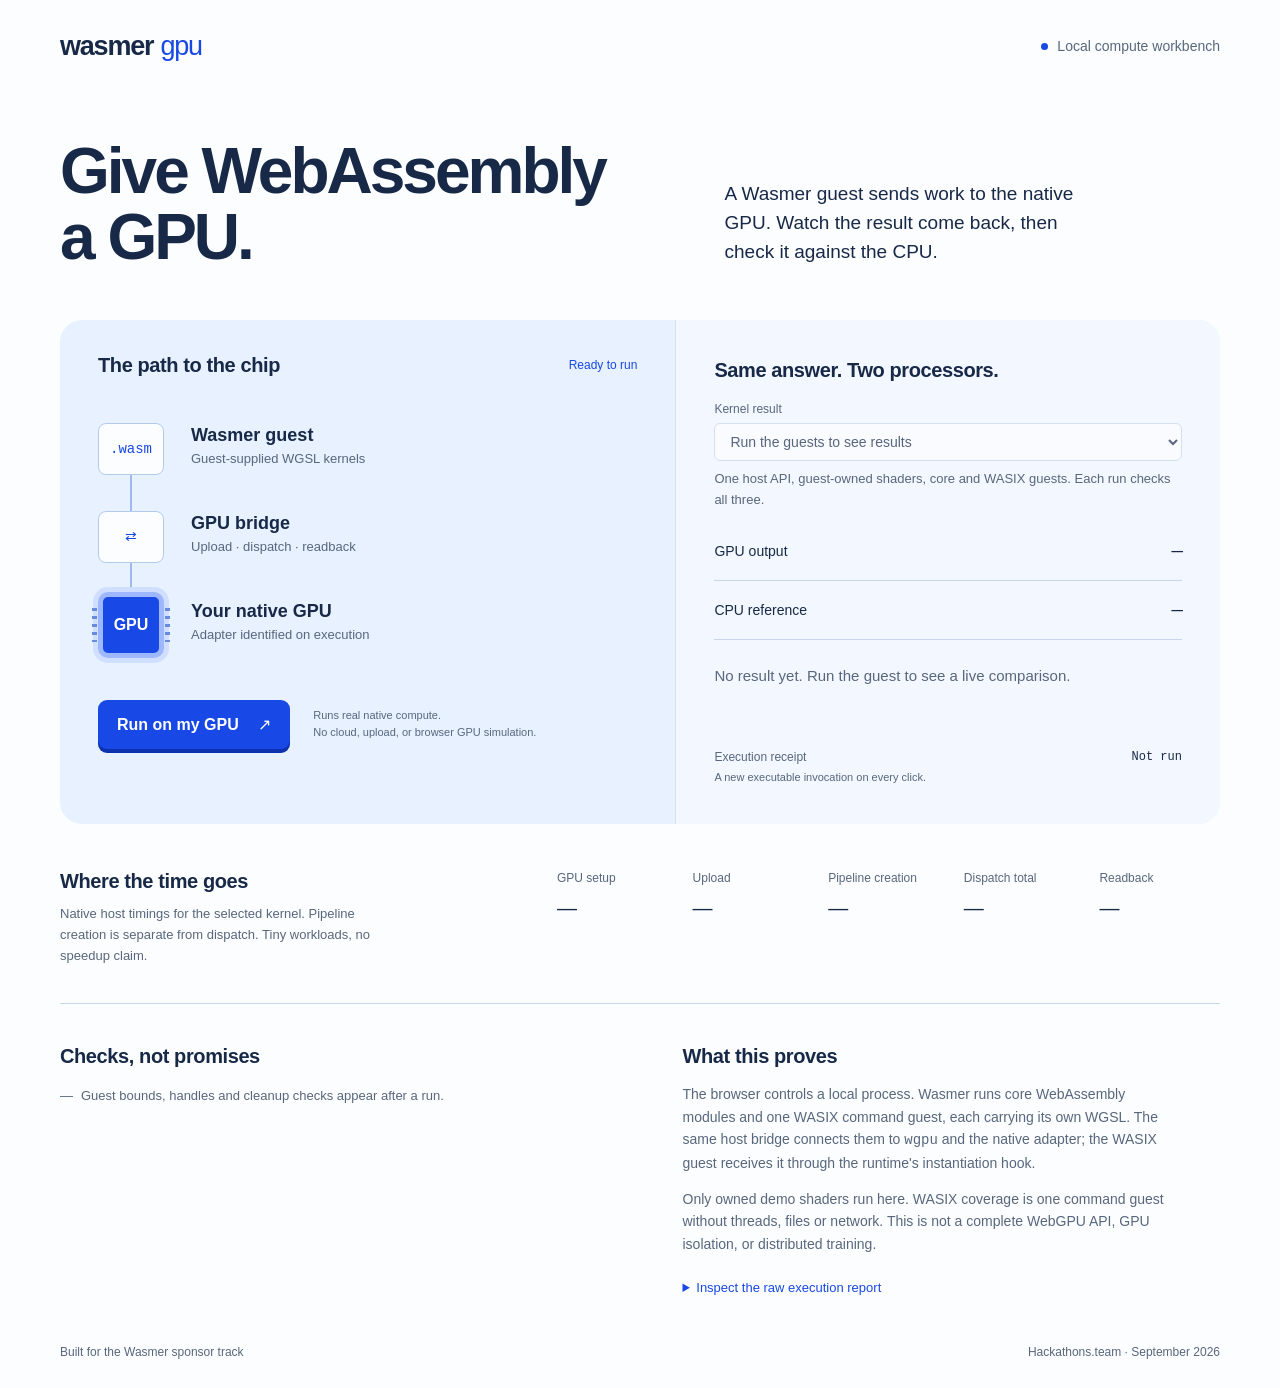
<file: wasmer-gpu-demo/web/index.html>
<!doctype html>
<html lang="en">
<head>
  <meta charset="utf-8">
  <meta name="viewport" content="width=device-width, initial-scale=1">
  <title>Wasmer GPU — live compute workbench</title>
  <link rel="stylesheet" href="style.css">
  <script src="app.js" defer></script>
</head>
<body>
  <header class="masthead"><a href="/" class="wordmark">wasmer<span>gpu</span></a><span class="local"><i></i> Local compute workbench</span></header>
  <main>
    <section class="intro">
      <h1>Give WebAssembly<br>a GPU.</h1>
      <p>A Wasmer guest sends work to the native GPU. Watch the result come back, then check it against the CPU.</p>
    </section>
    <section class="workbench" aria-label="Live GPU demo">
      <div class="machine">
        <div class="machine-heading"><h2>The path to the chip</h2><span id="run-state">Ready to run</span></div>
        <ol class="pipeline">
          <li><span class="stage-icon">.wasm</span><div><h3>Wasmer guest</h3><p>Guest-supplied WGSL kernels</p></div><span class="wire" aria-hidden="true"></span></li>
          <li><span class="stage-icon">⇄</span><div><h3>GPU bridge</h3><p>Upload · dispatch · readback</p></div><span class="wire" aria-hidden="true"></span></li>
          <li class="gpu-stage"><span class="chip" aria-hidden="true"><span>GPU</span></span><div><h3 id="adapter">Your native GPU</h3><p id="backend">Adapter identified on execution</p></div></li>
        </ol>
        <div class="action"><button id="run" type="button">Run on my GPU <span aria-hidden="true">↗</span></button><p>Runs real native compute.<br>No cloud, upload, or browser GPU simulation.</p></div>
      </div>
      <div class="result-panel">
        <h2>Same answer. Two processors.</h2>
        <label class="kernel-label" for="kernel">Kernel result</label>
        <select id="kernel" disabled><option>Run the guests to see results</option></select>
        <p class="hint" id="kernel-detail">One host API, guest-owned shaders, core and WASIX guests. Each run checks all three.</p>
        <div class="result-row"><span>GPU output</span><output id="gpu">—</output></div>
        <div class="result-row"><span>CPU reference</span><output id="cpu">—</output></div>
        <p id="verdict" class="verdict" role="status" aria-live="polite">No result yet. Run the guest to see a live comparison.</p>
        <div class="receipt"><span>Execution receipt</span><span id="receipt">Not run</span></div>
        <p class="hint" id="duration">A new executable invocation on every click.</p>
      </div>
    </section>
    <section class="measurements" aria-labelledby="timing-title">
      <div><h2 id="timing-title">Where the time goes</h2><p>Native host timings for the selected kernel. Pipeline creation is separate from dispatch. Tiny workloads, no speedup claim.</p></div>
      <dl><div><dt>GPU setup</dt><dd id="setup">—</dd></div><div><dt>Upload</dt><dd id="upload">—</dd></div><div><dt>Pipeline creation</dt><dd id="pipeline">—</dd></div><div><dt>Dispatch total</dt><dd id="compute">—</dd></div><div><dt>Readback</dt><dd id="readback">—</dd></div></dl>
    </section>
    <section class="details-grid">
      <div><h2>Checks, not promises</h2><ul id="checks"><li class="pending">Guest bounds, handles and cleanup checks appear after a run.</li></ul></div>
      <div><h2>What this proves</h2><p>The browser controls a local process. Wasmer runs core WebAssembly modules and one WASIX command guest, each carrying its own WGSL. The same host bridge connects them to <code>wgpu</code> and the native adapter; the WASIX guest receives it through the runtime's instantiation hook.</p><p>Only owned demo shaders run here. WASIX coverage is one command guest without threads, files or network. This is not a complete WebGPU API, GPU isolation, or distributed training.</p><details><summary>Inspect the raw execution report</summary><pre id="raw">No run captured.</pre></details></div>
    </section>
  </main>
  <footer><span>Built for the Wasmer sponsor track</span><span>Hackathons.team · September 2026</span></footer>
</body>
</html>
</file>
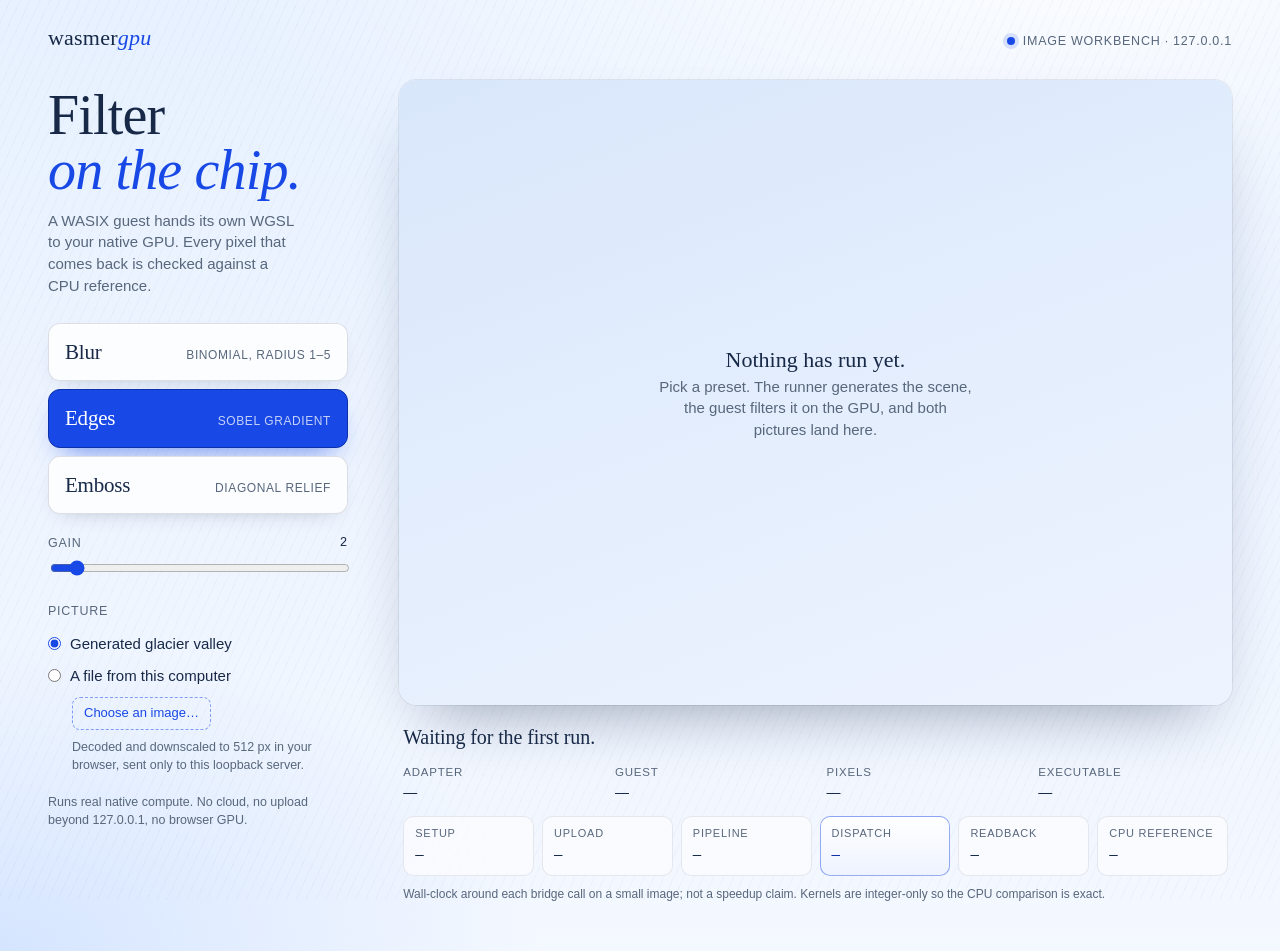
<file: wasmer-gpu-demo/web/image/index.html>
<!doctype html>
<html lang="en">
<head>
  <meta charset="utf-8">
  <meta name="viewport" content="width=device-width, initial-scale=1">
  <title>Wasmer GPU — image workbench</title>
  <link rel="stylesheet" href="style.css">
  <script src="app.js" defer></script>
</head>
<body>
  <header class="masthead">
    <a href="/" class="wordmark">wasmer<span>gpu</span></a>
    <span class="local"><i></i> Image workbench · 127.0.0.1</span>
  </header>
  <main class="workbench">
    <aside class="rail">
      <h1>Filter<br><em>on the chip.</em></h1>
      <p class="lede">A WASIX guest hands its own WGSL to your native GPU. Every pixel that comes back is checked against a CPU reference.</p>

      <div class="presets" role="group" aria-label="Filter presets">
        <button type="button" class="preset" data-filter="blur"><span class="name">Blur</span><span class="how">Binomial, radius 1–5</span></button>
        <button type="button" class="preset" data-filter="edges"><span class="name">Edges</span><span class="how">Sobel gradient</span></button>
        <button type="button" class="preset" data-filter="emboss"><span class="name">Emboss</span><span class="how">Diagonal relief</span></button>
      </div>

      <label class="param" for="param">
        <span class="param-label"><span id="param-name">Gain</span><output id="param-out" for="param">2</output></span>
        <input type="range" id="param" min="1" max="16" value="2">
      </label>

      <fieldset class="source">
        <legend>Picture</legend>
        <label class="choice"><input type="radio" name="source" value="generated" checked> Generated glacier valley</label>
        <label class="choice"><input type="radio" name="source" value="file"> A file from this computer</label>
        <label class="file"><input type="file" id="file" accept="image/*"><span id="file-name">Choose an image…</span></label>
        <p class="hint" id="source-hint">Decoded and downscaled to 512 px in your browser, sent only to this loopback server.</p>
      </fieldset>

      <p class="note">Runs real native compute. No cloud, no upload beyond 127.0.0.1, no browser GPU.</p>
    </aside>

    <section class="stage" aria-live="polite">
      <div class="compare" id="compare" style="--reveal: 50%">
        <canvas id="before" width="512" height="384" aria-label="Guest input"></canvas>
        <canvas id="after" width="512" height="384" aria-label="GPU output"></canvas>
        <div class="divider" aria-hidden="true"><span class="grip"></span></div>
        <span class="tag tag-before" aria-hidden="true">Guest input</span>
        <span class="tag tag-after" aria-hidden="true">GPU output</span>
        <input type="range" class="scrub" id="scrub" min="0" max="100" value="50" step="0.1" aria-label="Reveal GPU output" disabled>
        <div class="scan" aria-hidden="true"></div>
        <div class="idle" id="idle">
          <p><strong>Nothing has run yet.</strong><br>Pick a preset. The runner generates the scene, the guest filters it on the GPU, and both pictures land here.</p>
        </div>
      </div>

      <footer class="receipt" id="receipt">
        <p class="verdict" id="verdict">Waiting for the first run.</p>
        <dl class="facts">
          <div><dt>Adapter</dt><dd id="adapter">—</dd></div>
          <div><dt>Guest</dt><dd id="guest">—</dd></div>
          <div><dt>Pixels</dt><dd id="pixels">—</dd></div>
          <div><dt>Executable</dt><dd id="binary">—</dd></div>
        </dl>
        <ol class="timings" aria-label="Measured costs">
          <li><span>Setup</span><b id="t-setup">—</b></li>
          <li><span>Upload</span><b id="t-upload">—</b></li>
          <li><span>Pipeline</span><b id="t-pipeline">—</b></li>
          <li class="hot"><span>Dispatch</span><b id="t-dispatch">—</b></li>
          <li><span>Readback</span><b id="t-readback">—</b></li>
          <li><span>CPU reference</span><b id="t-cpu">—</b></li>
        </ol>
        <p class="fine">Wall-clock around each bridge call on a small image; not a speedup claim. Kernels are integer-only so the CPU comparison is exact.</p>
      </footer>
    </section>
  </main>
</body>
</html>
</file>
<file: wasmer-gpu-demo/web/style.css>
:root{--ink:#172947;--muted:#58677c;--blue:#1848e5;--glacier:#e7f1ff;--paper:#fcfdff;--line:#c7d7ed;--violet:#8f62de;--error:#a32230;font-family:"Avenir Next",Avenir,"Helvetica Neue",sans-serif;color:var(--ink);background:var(--paper);font-synthesis:none}
*{box-sizing:border-box}body{margin:0}button,a,summary{-webkit-tap-highlight-color:transparent}a{color:inherit}button:focus-visible,a:focus-visible,summary:focus-visible{outline:3px solid var(--violet);outline-offset:5px}.masthead,main,footer{width:min(1160px,calc(100% - 64px));margin:auto}.masthead{height:92px;display:flex;align-items:center;justify-content:space-between}.wordmark{text-decoration:none;font-size:27px;font-weight:750;letter-spacing:-1.2px}.wordmark span{color:var(--blue);margin-left:7px;font-weight:450}.local{font-size:14px;color:var(--muted);display:flex;gap:9px;align-items:center}.local i{width:7px;height:7px;background:var(--blue);border-radius:50%}.intro{padding:47px 0 49px;display:grid;grid-template-columns:1.2fr 1fr;gap:70px;align-items:end}h1{font-size:clamp(42px,5vw,67px);line-height:1.03;letter-spacing:-3px;font-weight:650;margin:0}.intro p{font-size:19px;line-height:1.55;max-width:35ch;margin:0 0 4px}h2{font-size:20px;line-height:1.3;margin:0;font-weight:600;letter-spacing:-.4px}h3{font-size:18px;margin:0;font-weight:600}p{line-height:1.6}.workbench{display:grid;grid-template-columns:1.13fr 1fr;background:var(--glacier);border-radius:22px;overflow:hidden}.machine{padding:32px 38px 34px}.machine-heading{display:flex;justify-content:space-between;align-items:center;gap:12px}.machine-heading>span{font-size:12px;color:var(--blue)}.pipeline{list-style:none;margin:27px 0 31px;padding:0}.pipeline li{display:flex;position:relative;align-items:center;gap:27px;min-height:88px}.pipeline p{font-size:13px;color:var(--muted);margin:3px 0}.stage-icon{position:relative;z-index:1;display:grid;place-items:center;background:var(--paper);width:66px;height:52px;border:1px solid #b3caed;border-radius:8px;font-family:ui-monospace,monospace;font-size:14px;color:var(--blue)}.wire{position:absolute;left:32px;top:68px;height:39px;width:2px;background:#9db9ef}.chip{position:relative;display:grid;place-items:center;width:66px;height:66px;background:var(--blue);border:5px solid #9eb8ff;border-radius:10px;box-shadow:0 0 0 5px #d0deff;color:white;font-size:16px;font-weight:650;z-index:1}.chip:before,.chip:after{content:"";position:absolute;left:-11px;width:5px;height:34px;top:11px;background:repeating-linear-gradient(to bottom,#688adf 0 3px,transparent 3px 8px)}.chip:after{left:auto;right:-11px}.action{display:flex;align-items:center;gap:23px}.action button{border:0;border-radius:9px;padding:15px 19px;color:white;background:var(--blue);font:600 16px inherit;font-family:inherit;font-size:16px;white-space:nowrap;cursor:pointer;box-shadow:0 4px 0 #0d32af}.action button span{margin-left:15px}.action button:hover{background:#103ed0}.action button:disabled{cursor:wait;opacity:.72;box-shadow:none;transform:translateY(3px)}.action p{font-size:11px;line-height:1.6;color:var(--muted);margin:0}.result-panel{padding:37px 38px;background:#f3f7ff;border-left:1px solid #d5e1f4}.hint{font-size:13px;color:var(--muted);margin:8px 0 27px}.result-row{display:flex;justify-content:space-between;align-items:center;gap:18px;padding:18px 0;border-bottom:1px solid var(--line)}.result-row>span{font-size:14px}.result-row output{font-family:ui-monospace,"SFMono-Regular",monospace;font-size:22px;letter-spacing:-1px;overflow-wrap:anywhere;text-align:right}.verdict{font-size:15px;line-height:1.55;min-height:68px;margin:24px 0 18px;color:var(--muted)}.verdict.success{color:#165743}.verdict.error{color:var(--error);overflow-wrap:anywhere}.receipt{display:flex;justify-content:space-between;gap:10px;font-size:12px;color:var(--muted)}#receipt{font-family:ui-monospace,monospace;color:var(--ink)}#duration{margin:5px 0 0;font-size:11px}.measurements{display:grid;grid-template-columns:1fr 1.5fr;gap:55px;margin:44px 0 39px;padding-bottom:37px;border-bottom:1px solid var(--line)}.measurements p{font-size:13px;color:var(--muted);margin:10px 0 0;max-width:44ch}dl{display:grid;grid-template-columns:repeat(4,1fr);gap:15px;margin:3px 0 0}dt{font-size:12px;color:var(--muted)}dd{font-size:23px;letter-spacing:-.9px;margin:12px 0 0;white-space:nowrap}.details-grid{display:grid;grid-template-columns:1fr 1fr;gap:85px}.details-grid p{font-size:14px;max-width:64ch;color:var(--muted)}#checks{list-style:none;padding:0;margin:19px 0 0;display:grid;grid-template-columns:1fr 1fr;gap:10px 17px;font-size:13px}#checks li:before{content:"✓";margin-right:8px;color:#165743}#checks li.pending:before{content:"—";color:var(--muted)}#checks li.pending{grid-column:1/-1;color:var(--muted)}details{margin-top:20px;font-size:13px}summary{cursor:pointer;color:var(--blue);padding:5px 0}pre{font-size:11px;max-height:330px;overflow:auto;background:var(--glacier);padding:18px;line-height:1.55;white-space:pre-wrap;overflow-wrap:anywhere;border-radius:8px}footer{padding:45px 0 30px;display:flex;justify-content:space-between;font-size:12px;color:var(--muted)}.running .chip{animation:work 1s ease-in-out infinite alternate}@keyframes work{to{box-shadow:0 0 0 9px #afc7ff}}
@media(max-width:950px){.machine,.result-panel{padding:28px}.action{display:block}.action p{margin-top:14px}.measurements{gap:28px}dd{font-size:20px}.details-grid{gap:40px}}
@media(max-width:680px){.masthead,main,footer{width:calc(100% - 36px)}.masthead{height:73px}.local{font-size:11px}.wordmark{font-size:23px}.intro{display:block;padding:29px 0 32px}h1{letter-spacing:-2px}.intro p{font-size:16px;margin:23px 0 0}.workbench{display:block;border-radius:16px}.result-panel{border-left:0;border-top:1px solid var(--line)}.action{display:flex;gap:18px}.action p{margin:0}.measurements{display:block;margin-top:32px}dl{margin-top:24px;gap:9px}dt{font-size:10px}dd{font-size:18px}.details-grid{display:block}.details-grid>div+div{margin-top:30px}footer{gap:24px;font-size:10px}.result-row output{font-size:21px}}
@media(prefers-reduced-motion:reduce){.running .chip{animation:none}}
.kernel-label{display:block;font-size:12px;color:var(--muted);margin-top:19px}#kernel{margin-top:7px;width:100%;padding:9px 11px;border:1px solid var(--line);border-radius:6px;background:var(--paper);color:var(--ink);font:inherit;font-size:14px}#kernel:focus-visible{outline:3px solid var(--violet);outline-offset:3px}#kernel-detail{margin-bottom:12px;overflow-wrap:anywhere}.result-row output{max-width:68%;font-size:19px}dl{grid-template-columns:repeat(5,minmax(0,1fr))}dd{font-size:20px}.action button{font-weight:600}@media(max-width:680px){dl{grid-template-columns:repeat(3,minmax(0,1fr));row-gap:20px}.result-row output{font-size:16px}}
</file>
<file: wasmer-gpu-demo/web/image/style.css>
:root {
  --glacier: #e7f1ff;
  --glacier-deep: #cfe0fb;
  --paper: #fcfdff;
  --sapphire: #1848e5;
  --sapphire-ink: #0d2fa8;
  --ink: #172947;
  --slate: #58677c;
  --mist: #a9bad6;
  --violet: #8f62de;
  --danger: #b4233a;
  --display: "Iowan Old Style", "Palatino Linotype", "Book Antiqua", Palatino, Georgia, serif;
  --ui: "Avenir Next", Avenir, "Helvetica Neue", Helvetica, sans-serif;
  --mono: "SF Mono", Menlo, Consolas, monospace;
}
* { box-sizing: border-box; }
html { color-scheme: light; }
body {
  margin: 0;
  min-height: 100vh;
  font-family: var(--ui);
  font-size: 15px;
  line-height: 1.45;
  color: var(--ink);
  background:
    radial-gradient(120% 70% at 85% -10%, #ffffff 0%, rgba(255,255,255,0) 60%),
    radial-gradient(70% 55% at 0% 100%, #d5e5ff 0%, rgba(213,229,255,0) 60%),
    linear-gradient(180deg, var(--glacier) 0%, #f4f8ff 100%);
}
body::before {
  content: "";
  position: fixed; inset: 0; pointer-events: none; z-index: 0;
  background-image: repeating-linear-gradient(115deg, rgba(23,41,71,.028) 0 1px, transparent 1px 9px);
  mix-blend-mode: multiply;
}
.masthead {
  position: relative; z-index: 1;
  display: flex; align-items: baseline; justify-content: space-between;
  padding: 22px clamp(18px, 4vw, 48px) 0;
}
.wordmark { font-family: var(--display); font-size: 22px; letter-spacing: .01em; color: var(--ink); text-decoration: none; }
.wordmark span { color: var(--sapphire); font-style: italic; }
.local { font-size: 12.5px; letter-spacing: .06em; text-transform: uppercase; color: var(--slate); display: inline-flex; align-items: center; gap: 8px; }
.local i { width: 8px; height: 8px; border-radius: 50%; background: var(--sapphire); box-shadow: 0 0 0 4px rgba(24,72,229,.14); }

.workbench {
  position: relative; z-index: 1;
  display: grid;
  grid-template-columns: minmax(250px, 300px) minmax(0, 1fr);
  gap: clamp(22px, 4vw, 56px);
  padding: 26px clamp(18px, 4vw, 48px) 48px;
  align-items: start;
}

/* Rail ------------------------------------------------------------------ */
.rail > * { animation: rise .7s cubic-bezier(.2,.7,.2,1) both; }
.rail > :nth-child(2) { animation-delay: .06s; }
.rail > :nth-child(3) { animation-delay: .12s; }
.rail > :nth-child(4) { animation-delay: .18s; }
.rail > :nth-child(5) { animation-delay: .24s; }
.rail > :nth-child(6) { animation-delay: .30s; }
@keyframes rise { from { opacity: 0; transform: translateY(10px); } to { opacity: 1; transform: none; } }
h1 {
  margin: 8px 0 12px;
  font-family: var(--display); font-weight: 400;
  font-size: clamp(38px, 4.4vw, 56px); line-height: .98; letter-spacing: -.015em;
}
h1 em { font-style: italic; color: var(--sapphire); }
.lede { margin: 0 0 26px; color: var(--slate); font-size: 15px; max-width: 30ch; }

.presets { display: grid; gap: 8px; margin-bottom: 20px; }
.preset {
  display: flex; align-items: baseline; justify-content: space-between; gap: 12px;
  width: 100%; padding: 13px 16px;
  font: inherit; text-align: left; cursor: pointer;
  color: var(--ink); background: var(--paper);
  border: 1px solid rgba(23,41,71,.14); border-radius: 12px;
  box-shadow: 0 1px 0 rgba(255,255,255,.9) inset, 0 8px 22px -14px rgba(23,41,71,.35);
  transition: transform .18s ease, border-color .18s ease, background .18s ease, box-shadow .18s ease;
}
.preset .name { font-family: var(--display); font-size: 21px; letter-spacing: -.01em; }
.preset .how { font-size: 12px; letter-spacing: .05em; text-transform: uppercase; color: var(--slate); }
.preset:hover { transform: translateY(-1px); border-color: rgba(24,72,229,.5); }
.preset:focus-visible { outline: 2px solid var(--violet); outline-offset: 2px; }
.preset[aria-pressed="true"] { background: var(--sapphire); color: #fff; border-color: var(--sapphire-ink); box-shadow: 0 14px 28px -14px rgba(24,72,229,.7); }
.preset[aria-pressed="true"] .how { color: rgba(255,255,255,.75); }
.preset:disabled { cursor: progress; opacity: .7; transform: none; }

.param { display: block; margin-bottom: 20px; }
.param-label { display: flex; justify-content: space-between; font-size: 12.5px; letter-spacing: .06em; text-transform: uppercase; color: var(--slate); margin-bottom: 6px; }
.param output { font-family: var(--mono); color: var(--ink); }
.param input { width: 100%; accent-color: var(--sapphire); }
.param.fixed { opacity: .5; }

.source { border: 0; padding: 0; margin: 0 0 18px; }
.source legend { font-size: 12.5px; letter-spacing: .06em; text-transform: uppercase; color: var(--slate); padding: 0; margin-bottom: 8px; }
.choice { display: flex; align-items: center; gap: 9px; padding: 5px 0; cursor: pointer; }
.choice input { accent-color: var(--sapphire); margin: 0; }
.file { display: block; margin: 6px 0 0 24px; }
.file input { position: absolute; width: 1px; height: 1px; opacity: 0; }
.file span {
  display: inline-block; padding: 6px 11px; border-radius: 8px; font-size: 13px;
  border: 1px dashed rgba(24,72,229,.5); color: var(--sapphire); cursor: pointer; max-width: 100%;
  overflow: hidden; text-overflow: ellipsis; white-space: nowrap; vertical-align: bottom;
}
.file input:focus-visible + span { outline: 2px solid var(--violet); outline-offset: 2px; }
.hint { margin: 8px 0 0 24px; font-size: 12.5px; color: var(--slate); }
.hint.warn { color: var(--danger); }
.note { font-size: 12.5px; color: var(--slate); margin: 0; }

/* Stage ------------------------------------------------------------------ */
.compare {
  position: relative; width: 100%;
  aspect-ratio: 4 / 3; max-height: 74vh; margin: 0 auto;
  border-radius: 18px; overflow: hidden;
  background: linear-gradient(160deg, #d9e7fb, #eef4ff);
  box-shadow: 0 30px 60px -30px rgba(23,41,71,.45), 0 0 0 1px rgba(23,41,71,.08);
  animation: settle .9s cubic-bezier(.2,.7,.2,1) both;
}
@keyframes settle { from { opacity: 0; transform: scale(.985); } to { opacity: 1; transform: none; } }
.compare canvas {
  position: absolute; inset: 0; width: 100%; height: 100%; display: block;
  object-fit: contain; image-rendering: auto; background: transparent;
}
#after { clip-path: inset(0 0 0 var(--reveal)); }
.compare.revealing #after, .compare.revealing .divider, .compare.revealing .tag-after { transition: clip-path .9s cubic-bezier(.2,.7,.2,1), left .9s cubic-bezier(.2,.7,.2,1); }
.divider {
  position: absolute; top: 0; bottom: 0; left: var(--reveal); width: 0;
  border-left: 2px solid rgba(255,255,255,.95);
  box-shadow: 0 0 0 1px rgba(23,41,71,.25), 0 0 18px rgba(24,72,229,.35);
  pointer-events: none;
}
.grip {
  position: absolute; top: 50%; left: -21px; width: 42px; height: 42px; border-radius: 50%;
  transform: translateY(-50%);
  background: var(--paper); border: 1px solid rgba(23,41,71,.2);
  box-shadow: 0 10px 24px -10px rgba(23,41,71,.6);
}
.grip::before, .grip::after {
  content: ""; position: absolute; top: 50%; width: 7px; height: 7px;
  border-top: 2px solid var(--sapphire); border-left: 2px solid var(--sapphire);
}
.grip::before { left: 10px; transform: translateY(-50%) rotate(-45deg); }
.grip::after { right: 10px; transform: translateY(-50%) rotate(135deg); }
.tag {
  position: absolute; top: 14px; padding: 5px 10px; border-radius: 999px;
  font-size: 11.5px; letter-spacing: .08em; text-transform: uppercase; pointer-events: none;
  backdrop-filter: blur(6px);
}
.tag-before { left: 14px; background: rgba(252,253,255,.82); color: var(--ink); }
.tag-after { right: 14px; background: rgba(24,72,229,.9); color: #fff; }
.compare.empty .tag, .compare.empty .divider { display: none; }
.scrub {
  position: absolute; inset: 0; width: 100%; height: 100%; margin: 0; opacity: 0;
  cursor: ew-resize; touch-action: none; -webkit-appearance: none; appearance: none;
}
.scrub:disabled { cursor: default; }
.compare:has(.scrub:focus-visible) .grip { outline: 2px solid var(--violet); outline-offset: 3px; }
.idle {
  position: absolute; inset: 0; display: grid; place-items: center; text-align: center; padding: 24px;
  color: var(--slate); font-size: 15px; pointer-events: none;
}
.idle strong { font-family: var(--display); font-weight: 400; font-size: 22px; color: var(--ink); }
.idle p { max-width: 38ch; margin: 0; }
.compare:not(.empty) .idle { display: none; }
.scan {
  position: absolute; top: -10%; bottom: -10%; width: 22%; left: -30%; pointer-events: none; display: none;
  background: linear-gradient(90deg, rgba(24,72,229,0), rgba(24,72,229,.22), rgba(255,255,255,.65), rgba(24,72,229,0));
  filter: blur(2px);
}
.compare.running .scan { display: block; animation: sweep 1.3s linear infinite; }
@keyframes sweep { to { left: 110%; } }
.compare.running canvas { filter: saturate(.8); }

/* Receipt ---------------------------------------------------------------- */
.receipt { margin-top: 18px; padding: 0 4px; animation: rise .8s .2s cubic-bezier(.2,.7,.2,1) both; }
.verdict { margin: 0 0 12px; font-family: var(--display); font-size: 20px; letter-spacing: -.005em; }
.verdict.pass::before { content: "●"; color: var(--sapphire); font-size: 12px; vertical-align: 2px; margin-right: 9px; }
.verdict.fail { color: var(--danger); }
.facts { display: grid; grid-template-columns: repeat(auto-fit, minmax(150px, 1fr)); gap: 10px 22px; margin: 0 0 14px; }
.facts div { min-width: 0; }
.facts dt { font-size: 11.5px; letter-spacing: .07em; text-transform: uppercase; color: var(--slate); }
.facts dd { margin: 2px 0 0; font-size: 14px; overflow-wrap: anywhere; }
.facts dd code { font-family: var(--mono); font-size: 12.5px; }
.timings { list-style: none; display: grid; grid-template-columns: repeat(auto-fit, minmax(96px, 1fr)); gap: 8px; padding: 0; margin: 0 0 10px; }
.timings li {
  padding: 9px 11px; border-radius: 10px; background: rgba(252,253,255,.75);
  border: 1px solid rgba(23,41,71,.09);
}
.timings span { display: block; font-size: 11px; letter-spacing: .07em; text-transform: uppercase; color: var(--slate); }
.timings b { display: block; margin-top: 3px; font-family: var(--mono); font-weight: 500; font-size: 14px; }
.timings .hot { border-color: rgba(24,72,229,.45); background: linear-gradient(180deg, #fff, #eef3ff); }
.timings .hot b { color: var(--sapphire-ink); }
.fine { margin: 0; font-size: 12px; color: var(--slate); }

@media (max-width: 860px) {
  .workbench { grid-template-columns: 1fr; }
  .rail { order: 2; }
  .stage { order: 1; }
  .compare { max-height: 64vh; }
}
@media (prefers-reduced-motion: reduce) {
  .rail > *, .compare, .receipt { animation: none; }
  .compare.revealing #after, .compare.revealing .divider { transition: none; }
  .compare.running .scan { animation: none; display: none; }
}
</file>
